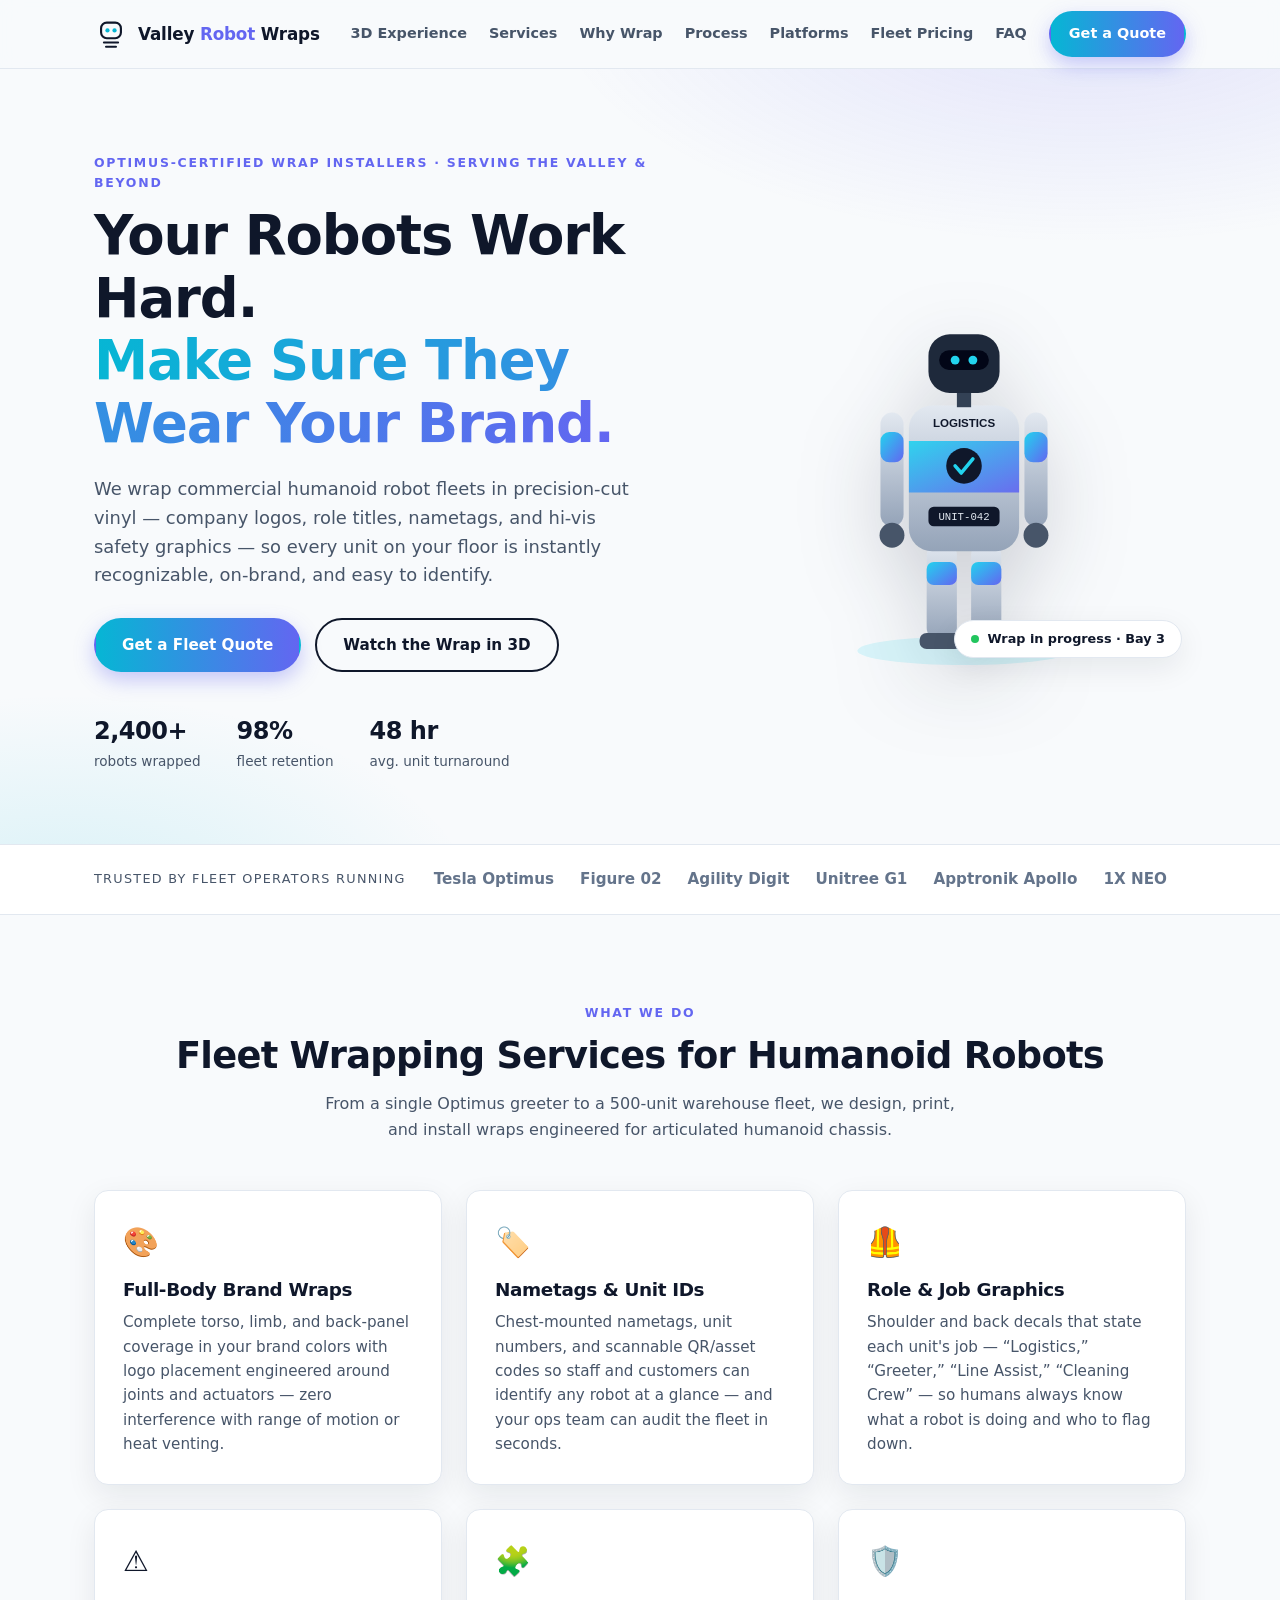
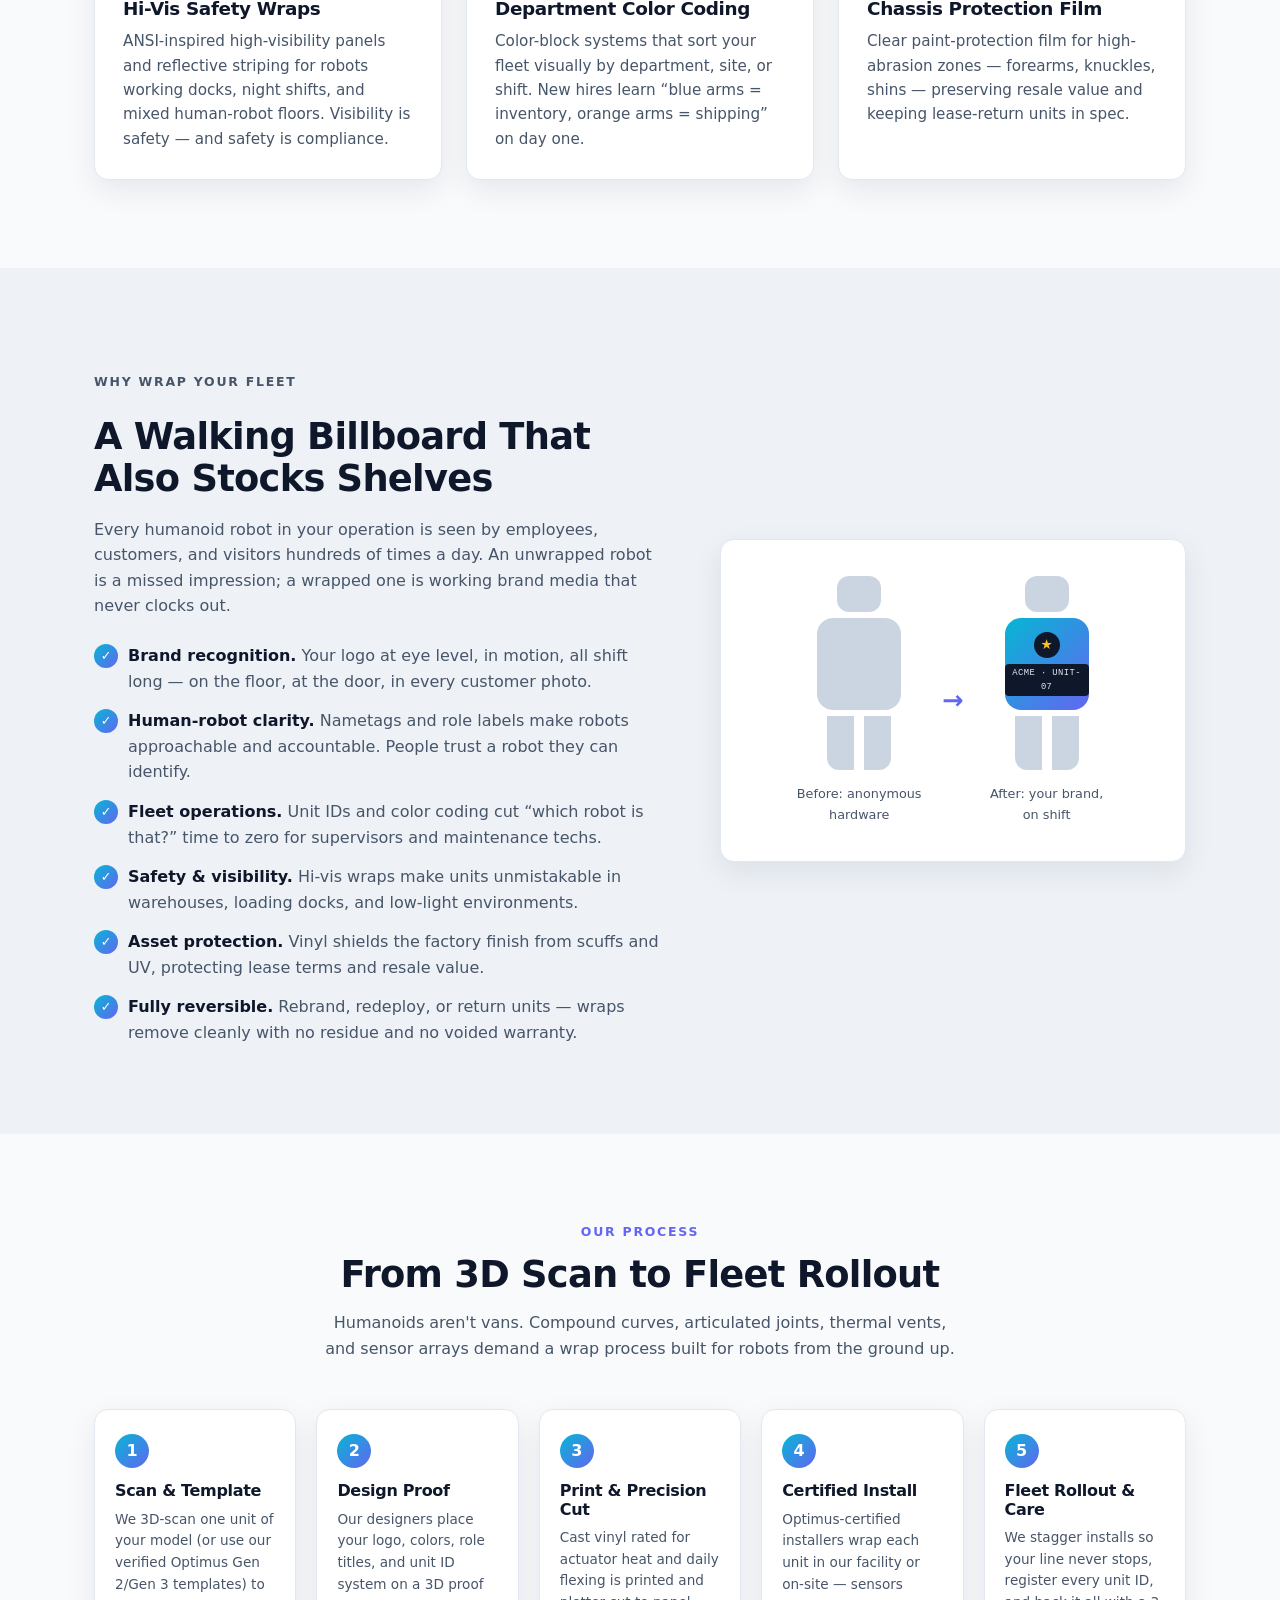
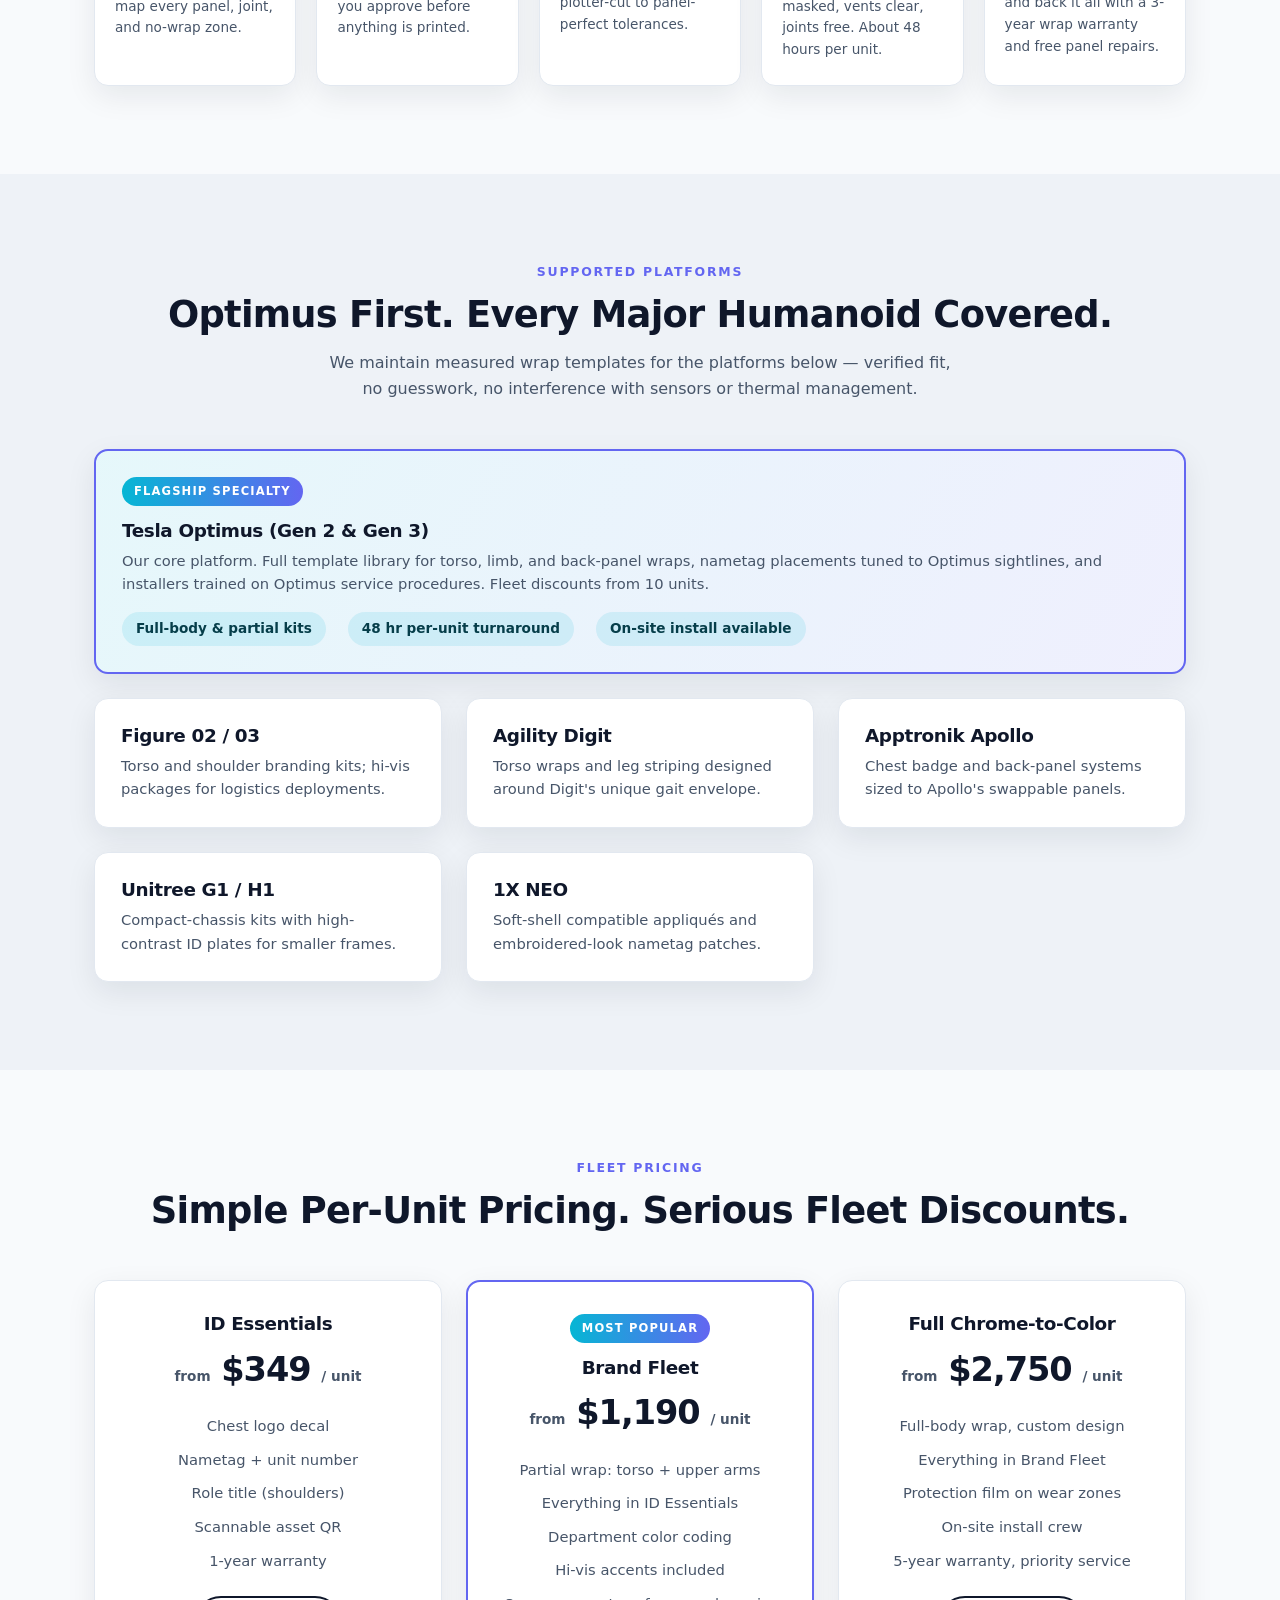
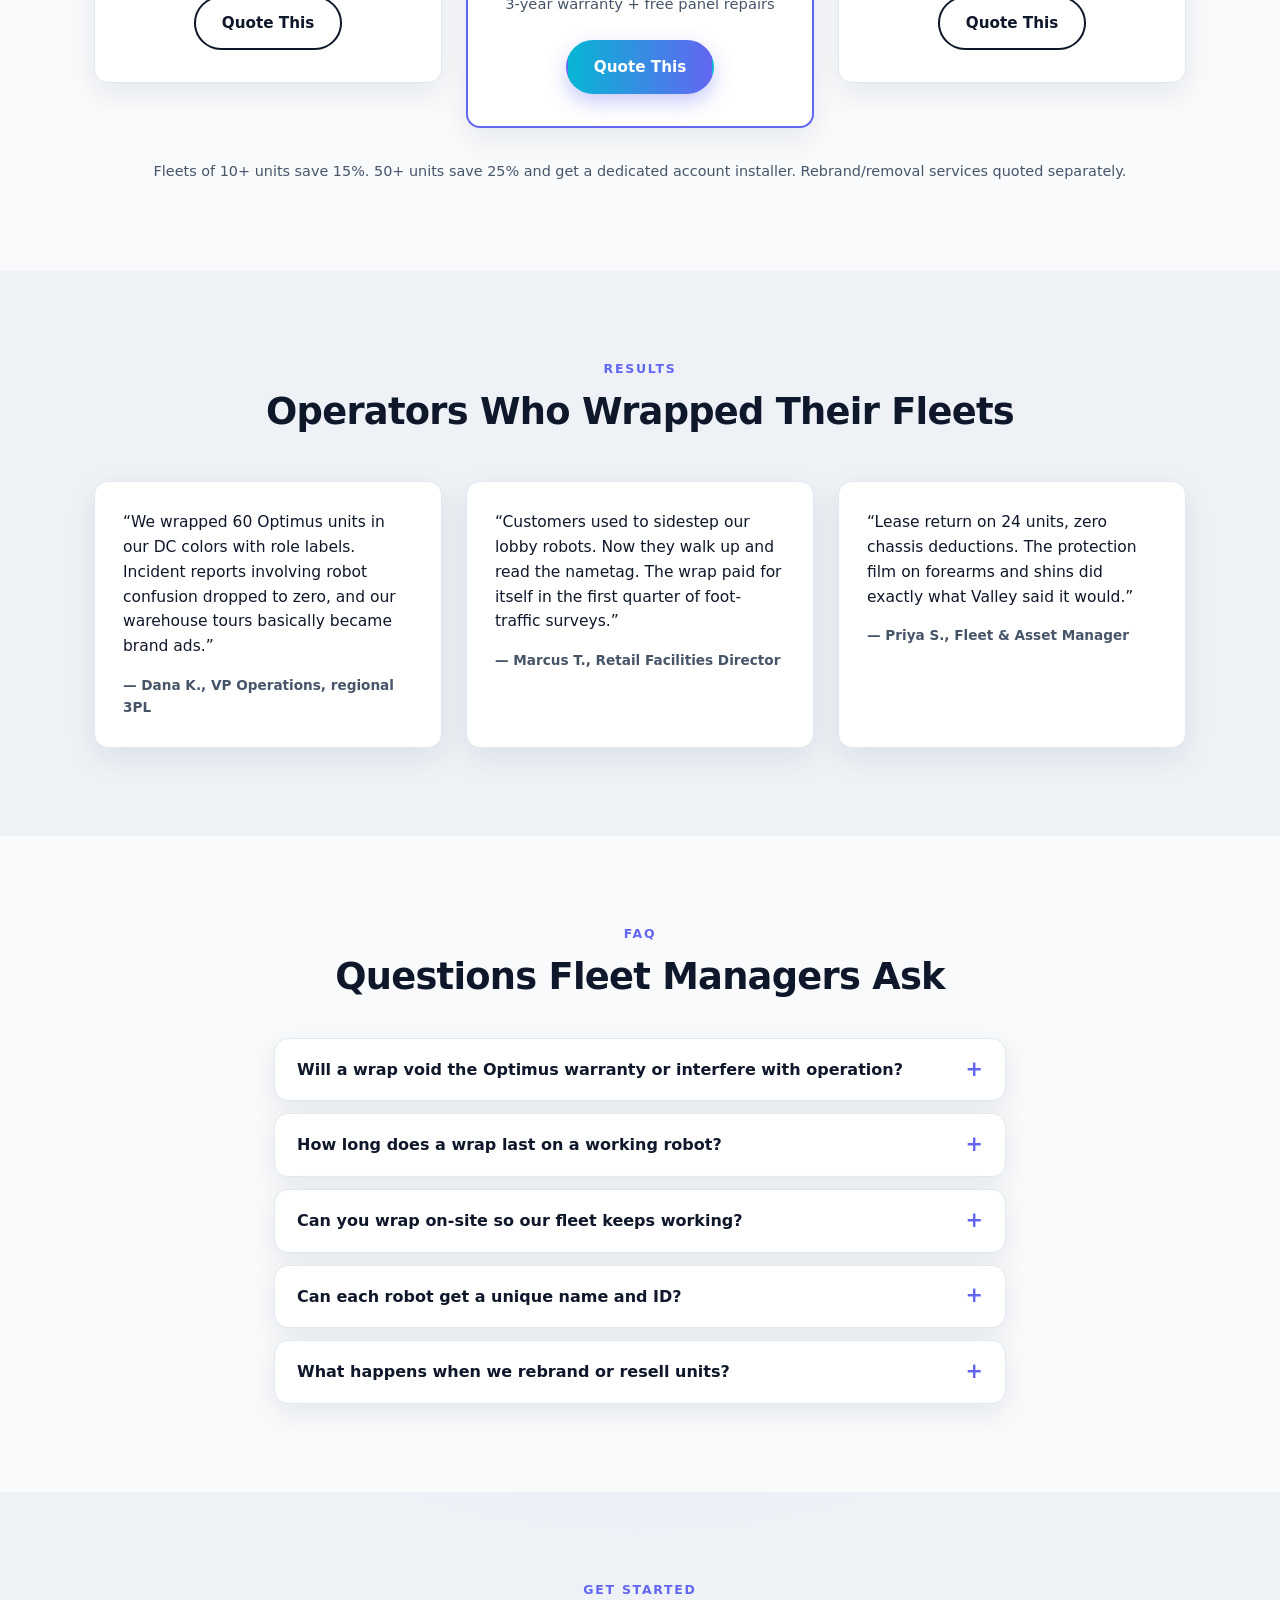
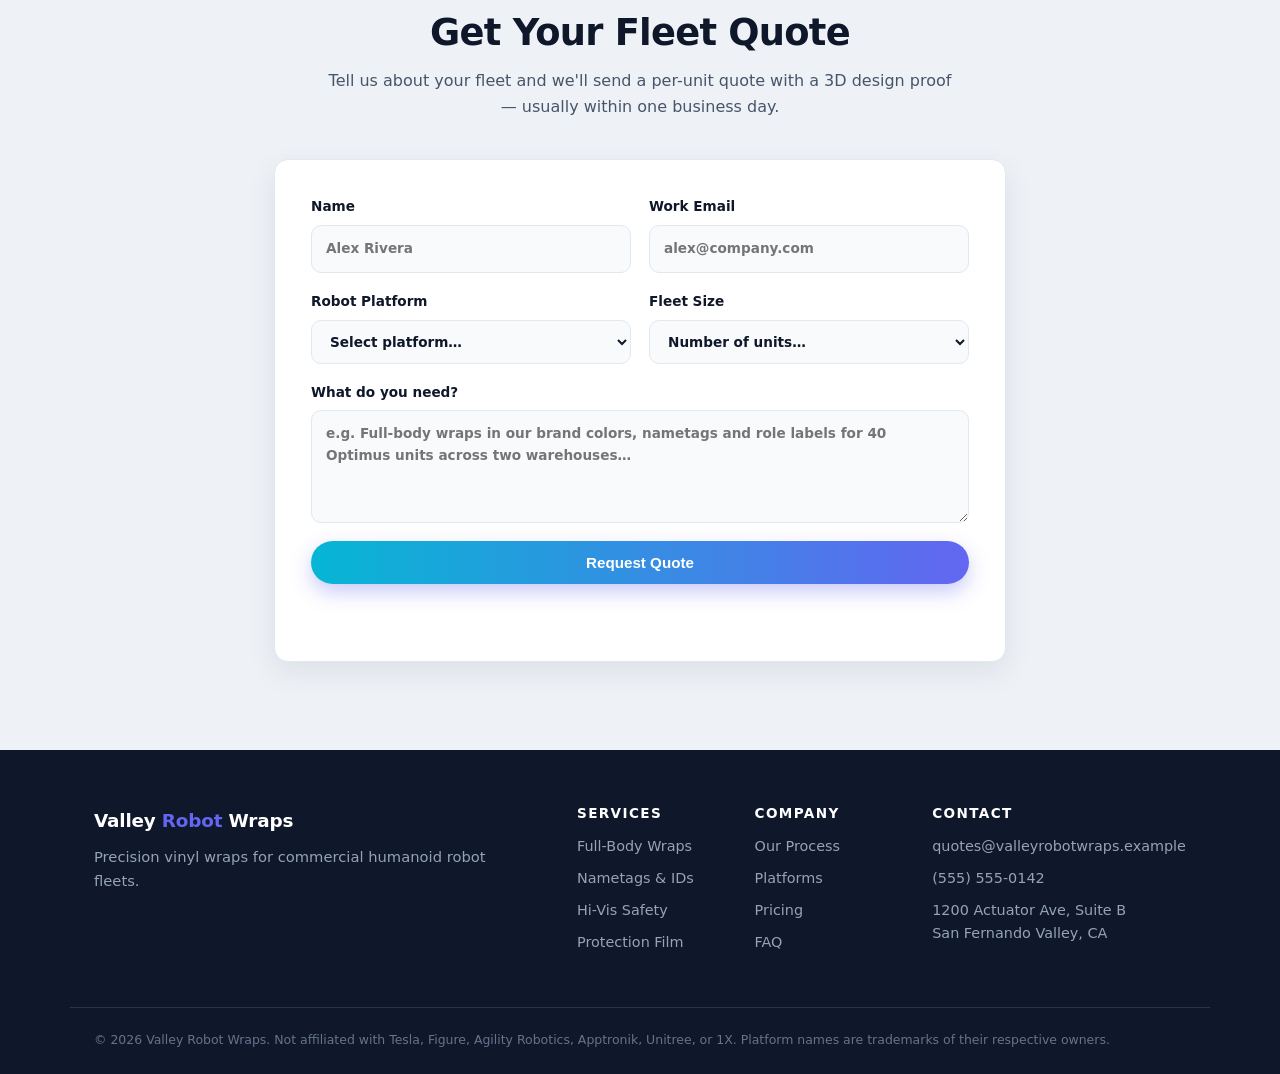
<file: index.html>
<!DOCTYPE html>
<html lang="en">
<head>
  <meta charset="UTF-8">
  <meta name="viewport" content="width=device-width, initial-scale=1.0">
  <title>Valley Robot Wraps — Humanoid Robot Fleet Branding &amp; Vinyl Wraps</title>
  <meta name="description" content="Valley Robot Wraps applies precision vinyl wraps to commercial humanoid robot fleets — company logos, role labels, nametags, and hi-vis safety graphics. Optimus-certified installers.">
  <link rel="preconnect" href="https://fonts.googleapis.com">
  <link rel="icon" href="data:image/svg+xml,<svg xmlns='http://www.w3.org/2000/svg' viewBox='0 0 100 100'><text y='.9em' font-size='90'>🤖</text></svg>">
  <link rel="stylesheet" href="css/style.css">
</head>
<body>

  <!-- ===== Header ===== -->
  <header class="site-header" id="top">
    <div class="container header-inner">
      <a class="logo" href="#top" aria-label="Valley Robot Wraps home">
        <svg class="logo-mark" viewBox="0 0 48 48" aria-hidden="true">
          <rect x="10" y="8" width="28" height="22" rx="8" fill="none" stroke="currentColor" stroke-width="3"/>
          <circle cx="19" cy="19" r="3" fill="var(--accent)"/>
          <circle cx="29" cy="19" r="3" fill="var(--accent)"/>
          <path d="M14 36h20M17 42h14" stroke="currentColor" stroke-width="3" stroke-linecap="round"/>
        </svg>
        <span class="logo-text">Valley <em>Robot</em> Wraps</span>
      </a>
      <nav class="site-nav" id="site-nav" aria-label="Main navigation">
        <a href="experience.html">3D Experience</a>
        <a href="#services">Services</a>
        <a href="#why-wrap">Why Wrap</a>
        <a href="#process">Process</a>
        <a href="#platforms">Platforms</a>
        <a href="#pricing">Fleet Pricing</a>
        <a href="#faq">FAQ</a>
        <a href="#quote" class="btn btn-small btn-accent">Get a Quote</a>
      </nav>
      <button class="nav-toggle" id="nav-toggle" aria-label="Toggle menu" aria-expanded="false">
        <span></span><span></span><span></span>
      </button>
    </div>
  </header>

  <main>
    <!-- ===== Hero ===== -->
    <section class="hero">
      <div class="container hero-inner">
        <div class="hero-copy">
          <p class="eyebrow">Optimus-Certified Wrap Installers · Serving the Valley &amp; Beyond</p>
          <h1>Your Robots Work Hard.<br><span class="grad">Make Sure They Wear Your Brand.</span></h1>
          <p class="lead">
            We wrap commercial humanoid robot fleets in precision-cut vinyl — company logos,
            role titles, nametags, and hi-vis safety graphics — so every unit on your floor
            is instantly recognizable, on-brand, and easy to identify.
          </p>
          <div class="hero-cta">
            <a class="btn btn-accent" href="#quote">Get a Fleet Quote</a>
            <a class="btn btn-ghost" href="experience.html">Watch the Wrap in 3D</a>
          </div>
          <ul class="hero-stats">
            <li><strong>2,400+</strong><span>robots wrapped</span></li>
            <li><strong>98%</strong><span>fleet retention</span></li>
            <li><strong>48 hr</strong><span>avg. unit turnaround</span></li>
          </ul>
        </div>
        <div class="hero-art" aria-hidden="true">
          <!-- Wrapped humanoid robot illustration -->
          <svg viewBox="0 0 360 480" class="robot-svg">
            <defs>
              <linearGradient id="wrapGrad" x1="0" y1="0" x2="1" y2="1">
                <stop offset="0" stop-color="#22d3ee"/>
                <stop offset="1" stop-color="#6366f1"/>
              </linearGradient>
              <linearGradient id="bodyGrad" x1="0" y1="0" x2="0" y2="1">
                <stop offset="0" stop-color="#e2e8f0"/>
                <stop offset="1" stop-color="#94a3b8"/>
              </linearGradient>
            </defs>
            <!-- glow -->
            <ellipse cx="180" cy="452" rx="120" ry="16" fill="rgba(34,211,238,.15)"/>
            <!-- legs -->
            <rect x="138" y="330" width="34" height="110" rx="14" fill="url(#bodyGrad)"/>
            <rect x="188" y="330" width="34" height="110" rx="14" fill="url(#bodyGrad)"/>
            <rect x="138" y="352" width="34" height="26" rx="8" fill="url(#wrapGrad)"/>
            <rect x="188" y="352" width="34" height="26" rx="8" fill="url(#wrapGrad)"/>
            <rect x="130" y="432" width="48" height="18" rx="8" fill="#475569"/>
            <rect x="182" y="432" width="48" height="18" rx="8" fill="#475569"/>
            <!-- torso, wrapped -->
            <rect x="118" y="176" width="124" height="164" rx="26" fill="url(#bodyGrad)"/>
            <path d="M118 216 h124 v58 a0 0 0 0 1 0 0 h-124 z" fill="url(#wrapGrad)" opacity=".92"/>
            <!-- chest logo badge -->
            <circle cx="180" cy="244" r="20" fill="#0f172a"/>
            <path d="M170 244l7 8 13-16" stroke="#22d3ee" stroke-width="4" fill="none" stroke-linecap="round" stroke-linejoin="round"/>
            <!-- nametag -->
            <rect x="140" y="290" width="80" height="22" rx="6" fill="#0f172a"/>
            <text x="180" y="305" text-anchor="middle" font-family="monospace" font-size="12" fill="#e2e8f0">UNIT-042</text>
            <!-- arms -->
            <rect x="86" y="184" width="26" height="128" rx="13" fill="url(#bodyGrad)"/>
            <rect x="248" y="184" width="26" height="128" rx="13" fill="url(#bodyGrad)"/>
            <rect x="86" y="206" width="26" height="34" rx="10" fill="url(#wrapGrad)"/>
            <rect x="248" y="206" width="26" height="34" rx="10" fill="url(#wrapGrad)"/>
            <circle cx="99" cy="322" r="14" fill="#475569"/>
            <circle cx="261" cy="322" r="14" fill="#475569"/>
            <!-- head -->
            <rect x="140" y="96" width="80" height="66" rx="24" fill="#1e293b"/>
            <rect x="152" y="114" width="56" height="22" rx="11" fill="#020617"/>
            <circle cx="170" cy="125" r="5" fill="#22d3ee"/>
            <circle cx="190" cy="125" r="5" fill="#22d3ee"/>
            <rect x="172" y="162" width="16" height="16" fill="#334155"/>
            <!-- shoulder role stripe -->
            <text x="180" y="200" text-anchor="middle" font-family="Arial, sans-serif" font-weight="700" font-size="13" fill="#0f172a">LOGISTICS</text>
          </svg>
          <div class="hero-badge">
            <span class="dot"></span> Wrap in progress · Bay 3
          </div>
        </div>
      </div>
    </section>

    <!-- ===== Trust bar ===== -->
    <section class="trustbar" aria-label="Trusted by">
      <div class="container">
        <p>Trusted by fleet operators running</p>
        <ul>
          <li>Tesla Optimus</li>
          <li>Figure 02</li>
          <li>Agility Digit</li>
          <li>Unitree G1</li>
          <li>Apptronik Apollo</li>
          <li>1X NEO</li>
        </ul>
      </div>
    </section>

    <!-- ===== Services ===== -->
    <section class="section" id="services">
      <div class="container">
        <p class="eyebrow center">What We Do</p>
        <h2 class="center">Fleet Wrapping Services for Humanoid Robots</h2>
        <p class="section-sub center">
          From a single Optimus greeter to a 500-unit warehouse fleet, we design, print,
          and install wraps engineered for articulated humanoid chassis.
        </p>
        <div class="grid cards-3">
          <article class="card">
            <div class="card-icon" aria-hidden="true">🎨</div>
            <h3>Full-Body Brand Wraps</h3>
            <p>Complete torso, limb, and back-panel coverage in your brand colors with logo
               placement engineered around joints and actuators — zero interference with
               range of motion or heat venting.</p>
          </article>
          <article class="card">
            <div class="card-icon" aria-hidden="true">🏷️</div>
            <h3>Nametags &amp; Unit IDs</h3>
            <p>Chest-mounted nametags, unit numbers, and scannable QR/asset codes so staff
               and customers can identify any robot at a glance — and your ops team can
               audit the fleet in seconds.</p>
          </article>
          <article class="card">
            <div class="card-icon" aria-hidden="true">🦺</div>
            <h3>Role &amp; Job Graphics</h3>
            <p>Shoulder and back decals that state each unit's job — “Logistics,”
               “Greeter,” “Line Assist,” “Cleaning Crew” — so humans always know what a
               robot is doing and who to flag down.</p>
          </article>
          <article class="card">
            <div class="card-icon" aria-hidden="true">⚠️</div>
            <h3>Hi-Vis Safety Wraps</h3>
            <p>ANSI-inspired high-visibility panels and reflective striping for robots
               working docks, night shifts, and mixed human-robot floors. Visibility is
               safety — and safety is compliance.</p>
          </article>
          <article class="card">
            <div class="card-icon" aria-hidden="true">🧩</div>
            <h3>Department Color Coding</h3>
            <p>Color-block systems that sort your fleet visually by department, site, or
               shift. New hires learn “blue arms = inventory, orange arms = shipping” on
               day one.</p>
          </article>
          <article class="card">
            <div class="card-icon" aria-hidden="true">🛡️</div>
            <h3>Chassis Protection Film</h3>
            <p>Clear paint-protection film for high-abrasion zones — forearms, knuckles,
               shins — preserving resale value and keeping lease-return units in
               spec.</p>
          </article>
        </div>
      </div>
    </section>

    <!-- ===== Why Wrap ===== -->
    <section class="section alt" id="why-wrap">
      <div class="container split">
        <div class="split-copy">
          <p class="eyebrow">Why Wrap Your Fleet</p>
          <h2>A Walking Billboard That Also Stocks Shelves</h2>
          <p>
            Every humanoid robot in your operation is seen by employees, customers, and
            visitors hundreds of times a day. An unwrapped robot is a missed impression;
            a wrapped one is working brand media that never clocks out.
          </p>
          <ul class="checklist">
            <li><strong>Brand recognition.</strong> Your logo at eye level, in motion, all shift long — on the floor, at the door, in every customer photo.</li>
            <li><strong>Human-robot clarity.</strong> Nametags and role labels make robots approachable and accountable. People trust a robot they can identify.</li>
            <li><strong>Fleet operations.</strong> Unit IDs and color coding cut “which robot is that?” time to zero for supervisors and maintenance techs.</li>
            <li><strong>Safety &amp; visibility.</strong> Hi-vis wraps make units unmistakable in warehouses, loading docks, and low-light environments.</li>
            <li><strong>Asset protection.</strong> Vinyl shields the factory finish from scuffs and UV, protecting lease terms and resale value.</li>
            <li><strong>Fully reversible.</strong> Rebrand, redeploy, or return units — wraps remove cleanly with no residue and no voided warranty.</li>
          </ul>
        </div>
        <div class="split-art" aria-hidden="true">
          <div class="compare">
            <div class="compare-col">
              <div class="mini-bot plain">
                <div class="mb-head"></div>
                <div class="mb-torso"></div>
                <div class="mb-legs"></div>
              </div>
              <p class="compare-label">Before: anonymous hardware</p>
            </div>
            <div class="compare-arrow">→</div>
            <div class="compare-col">
              <div class="mini-bot wrapped">
                <div class="mb-head"></div>
                <div class="mb-torso"><span class="mb-logo">★</span><span class="mb-tag">ACME · UNIT-07</span></div>
                <div class="mb-legs"></div>
              </div>
              <p class="compare-label">After: your brand, on shift</p>
            </div>
          </div>
        </div>
      </div>
    </section>

    <!-- ===== Process ===== -->
    <section class="section" id="process">
      <div class="container">
        <p class="eyebrow center">Our Process</p>
        <h2 class="center">From 3D Scan to Fleet Rollout</h2>
        <p class="section-sub center">
          Humanoids aren't vans. Compound curves, articulated joints, thermal vents, and
          sensor arrays demand a wrap process built for robots from the ground up.
        </p>
        <ol class="steps">
          <li class="step">
            <span class="step-num">1</span>
            <h3>Scan &amp; Template</h3>
            <p>We 3D-scan one unit of your model (or use our verified Optimus Gen 2/Gen 3
               templates) to map every panel, joint, and no-wrap zone.</p>
          </li>
          <li class="step">
            <span class="step-num">2</span>
            <h3>Design Proof</h3>
            <p>Our designers place your logo, colors, role titles, and unit ID system on a
               3D proof you approve before anything is printed.</p>
          </li>
          <li class="step">
            <span class="step-num">3</span>
            <h3>Print &amp; Precision Cut</h3>
            <p>Cast vinyl rated for actuator heat and daily flexing is printed and
               plotter-cut to panel-perfect tolerances.</p>
          </li>
          <li class="step">
            <span class="step-num">4</span>
            <h3>Certified Install</h3>
            <p>Optimus-certified installers wrap each unit in our facility or on-site —
               sensors masked, vents clear, joints free. About 48 hours per unit.</p>
          </li>
          <li class="step">
            <span class="step-num">5</span>
            <h3>Fleet Rollout &amp; Care</h3>
            <p>We stagger installs so your line never stops, register every unit ID, and
               back it all with a 3-year wrap warranty and free panel repairs.</p>
          </li>
        </ol>
      </div>
    </section>

    <!-- ===== Platforms ===== -->
    <section class="section alt" id="platforms">
      <div class="container">
        <p class="eyebrow center">Supported Platforms</p>
        <h2 class="center">Optimus First. Every Major Humanoid Covered.</h2>
        <p class="section-sub center">
          We maintain measured wrap templates for the platforms below — verified fit,
          no guesswork, no interference with sensors or thermal management.
        </p>
        <div class="grid platforms-grid">
          <article class="platform featured">
            <span class="platform-flag">Flagship Specialty</span>
            <h3>Tesla Optimus (Gen 2 &amp; Gen 3)</h3>
            <p>Our core platform. Full template library for torso, limb, and back-panel
               wraps, nametag placements tuned to Optimus sightlines, and installers
               trained on Optimus service procedures. Fleet discounts from 10 units.</p>
            <ul class="platform-meta">
              <li>Full-body &amp; partial kits</li>
              <li>48 hr per-unit turnaround</li>
              <li>On-site install available</li>
            </ul>
          </article>
          <article class="platform"><h3>Figure 02 / 03</h3><p>Torso and shoulder branding kits; hi-vis packages for logistics deployments.</p></article>
          <article class="platform"><h3>Agility Digit</h3><p>Torso wraps and leg striping designed around Digit's unique gait envelope.</p></article>
          <article class="platform"><h3>Apptronik Apollo</h3><p>Chest badge and back-panel systems sized to Apollo's swappable panels.</p></article>
          <article class="platform"><h3>Unitree G1 / H1</h3><p>Compact-chassis kits with high-contrast ID plates for smaller frames.</p></article>
          <article class="platform"><h3>1X NEO</h3><p>Soft-shell compatible appliqués and embroidered-look nametag patches.</p></article>
        </div>
      </div>
    </section>

    <!-- ===== Pricing ===== -->
    <section class="section" id="pricing">
      <div class="container">
        <p class="eyebrow center">Fleet Pricing</p>
        <h2 class="center">Simple Per-Unit Pricing. Serious Fleet Discounts.</h2>
        <div class="grid pricing-grid">
          <article class="price-card">
            <h3>ID Essentials</h3>
            <p class="price"><span>from</span> $349 <span>/ unit</span></p>
            <ul>
              <li>Chest logo decal</li>
              <li>Nametag + unit number</li>
              <li>Role title (shoulders)</li>
              <li>Scannable asset QR</li>
              <li>1-year warranty</li>
            </ul>
            <a class="btn btn-ghost" href="#quote">Quote This</a>
          </article>
          <article class="price-card featured">
            <span class="platform-flag">Most Popular</span>
            <h3>Brand Fleet</h3>
            <p class="price"><span>from</span> $1,190 <span>/ unit</span></p>
            <ul>
              <li>Partial wrap: torso + upper arms</li>
              <li>Everything in ID Essentials</li>
              <li>Department color coding</li>
              <li>Hi-vis accents included</li>
              <li>3-year warranty + free panel repairs</li>
            </ul>
            <a class="btn btn-accent" href="#quote">Quote This</a>
          </article>
          <article class="price-card">
            <h3>Full Chrome-to-Color</h3>
            <p class="price"><span>from</span> $2,750 <span>/ unit</span></p>
            <ul>
              <li>Full-body wrap, custom design</li>
              <li>Everything in Brand Fleet</li>
              <li>Protection film on wear zones</li>
              <li>On-site install crew</li>
              <li>5-year warranty, priority service</li>
            </ul>
            <a class="btn btn-ghost" href="#quote">Quote This</a>
          </article>
        </div>
        <p class="pricing-note center">Fleets of 10+ units save 15%. 50+ units save 25% and get a dedicated account installer. Rebrand/removal services quoted separately.</p>
      </div>
    </section>

    <!-- ===== Testimonials ===== -->
    <section class="section alt" id="testimonials">
      <div class="container">
        <p class="eyebrow center">Results</p>
        <h2 class="center">Operators Who Wrapped Their Fleets</h2>
        <div class="grid cards-3">
          <blockquote class="quote-card">
            <p>“We wrapped 60 Optimus units in our DC colors with role labels. Incident
               reports involving robot confusion dropped to zero, and our warehouse tours
               basically became brand ads.”</p>
            <footer>— Dana K., VP Operations, regional 3PL</footer>
          </blockquote>
          <blockquote class="quote-card">
            <p>“Customers used to sidestep our lobby robots. Now they walk up and read the
               nametag. The wrap paid for itself in the first quarter of foot-traffic
               surveys.”</p>
            <footer>— Marcus T., Retail Facilities Director</footer>
          </blockquote>
          <blockquote class="quote-card">
            <p>“Lease return on 24 units, zero chassis deductions. The protection film on
               forearms and shins did exactly what Valley said it would.”</p>
            <footer>— Priya S., Fleet &amp; Asset Manager</footer>
          </blockquote>
        </div>
      </div>
    </section>

    <!-- ===== FAQ ===== -->
    <section class="section" id="faq">
      <div class="container narrow">
        <p class="eyebrow center">FAQ</p>
        <h2 class="center">Questions Fleet Managers Ask</h2>
        <div class="faq-list">
          <details>
            <summary>Will a wrap void the Optimus warranty or interfere with operation?</summary>
            <p>No. We use removable cast vinyl applied only to approved exterior panels.
               Sensor windows, cameras, thermal vents, joint boots, and charging contacts
               are templated as no-wrap zones. Wraps remove cleanly with no adhesive
               residue.</p>
          </details>
          <details>
            <summary>How long does a wrap last on a working robot?</summary>
            <p>Rated for 5 years of daily duty cycles. High-flex zones (elbows, hips) use a
               stretch-rated film and are covered by our free panel-repair program for the
               warranty period.</p>
          </details>
          <details>
            <summary>Can you wrap on-site so our fleet keeps working?</summary>
            <p>Yes. For fleets of 10+ we send a certified install crew and wrap in rotating
               batches — typically 4–6 units out of service at a time — so throughput
               never drops.</p>
          </details>
          <details>
            <summary>Can each robot get a unique name and ID?</summary>
            <p>That's our specialty. Every unit can carry an individual nametag, unit
               number, role title, and scannable QR asset code — all managed in a fleet
               manifest we hand back to your ops team.</p>
          </details>
          <details>
            <summary>What happens when we rebrand or resell units?</summary>
            <p>We remove or re-skin. Removal restores the factory finish; re-skins reuse
               your existing templates, so a rebrand costs a fraction of the original
               wrap.</p>
          </details>
        </div>
      </div>
    </section>

    <!-- ===== Quote ===== -->
    <section class="section quote-section" id="quote">
      <div class="container narrow">
        <p class="eyebrow center">Get Started</p>
        <h2 class="center">Get Your Fleet Quote</h2>
        <p class="section-sub center">Tell us about your fleet and we'll send a per-unit quote with a 3D design proof — usually within one business day.</p>
        <form class="quote-form" id="quote-form" novalidate>
          <div class="form-row">
            <label>Name
              <input type="text" name="name" required autocomplete="name" placeholder="Alex Rivera">
            </label>
            <label>Work Email
              <input type="email" name="email" required autocomplete="email" placeholder="alex@company.com">
            </label>
          </div>
          <div class="form-row">
            <label>Robot Platform
              <select name="platform" required>
                <option value="">Select platform…</option>
                <option>Tesla Optimus Gen 3</option>
                <option>Tesla Optimus Gen 2</option>
                <option>Figure 02 / 03</option>
                <option>Agility Digit</option>
                <option>Apptronik Apollo</option>
                <option>Unitree G1 / H1</option>
                <option>1X NEO</option>
                <option>Other / mixed fleet</option>
              </select>
            </label>
            <label>Fleet Size
              <select name="fleet_size" required>
                <option value="">Number of units…</option>
                <option>1–9 units</option>
                <option>10–49 units (15% fleet discount)</option>
                <option>50–199 units (25% fleet discount)</option>
                <option>200+ units</option>
              </select>
            </label>
          </div>
          <label>What do you need?
            <textarea name="details" rows="4" placeholder="e.g. Full-body wraps in our brand colors, nametags and role labels for 40 Optimus units across two warehouses…"></textarea>
          </label>
          <button type="submit" class="btn btn-accent btn-wide">Request Quote</button>
          <p class="form-status" id="form-status" role="status" aria-live="polite"></p>
        </form>
      </div>
    </section>
  </main>

  <!-- ===== Footer ===== -->
  <footer class="site-footer">
    <div class="container footer-inner">
      <div>
        <p class="logo-text">Valley <em>Robot</em> Wraps</p>
        <p class="footer-tag">Precision vinyl wraps for commercial humanoid robot fleets.</p>
      </div>
      <div class="footer-cols">
        <div>
          <h4>Services</h4>
          <a href="#services">Full-Body Wraps</a>
          <a href="#services">Nametags &amp; IDs</a>
          <a href="#services">Hi-Vis Safety</a>
          <a href="#services">Protection Film</a>
        </div>
        <div>
          <h4>Company</h4>
          <a href="#process">Our Process</a>
          <a href="#platforms">Platforms</a>
          <a href="#pricing">Pricing</a>
          <a href="#faq">FAQ</a>
        </div>
        <div>
          <h4>Contact</h4>
          <a href="mailto:quotes@valleyrobotwraps.example">quotes@valleyrobotwraps.example</a>
          <a href="tel:+15555550142">(555) 555-0142</a>
          <p>1200 Actuator Ave, Suite B<br>San Fernando Valley, CA</p>
        </div>
      </div>
    </div>
    <div class="container footer-legal">
      <p>© <span id="year"></span> Valley Robot Wraps. Not affiliated with Tesla, Figure, Agility Robotics, Apptronik, Unitree, or 1X. Platform names are trademarks of their respective owners.</p>
    </div>
  </footer>

  <script src="js/main.js"></script>
</body>
</html>
</file>
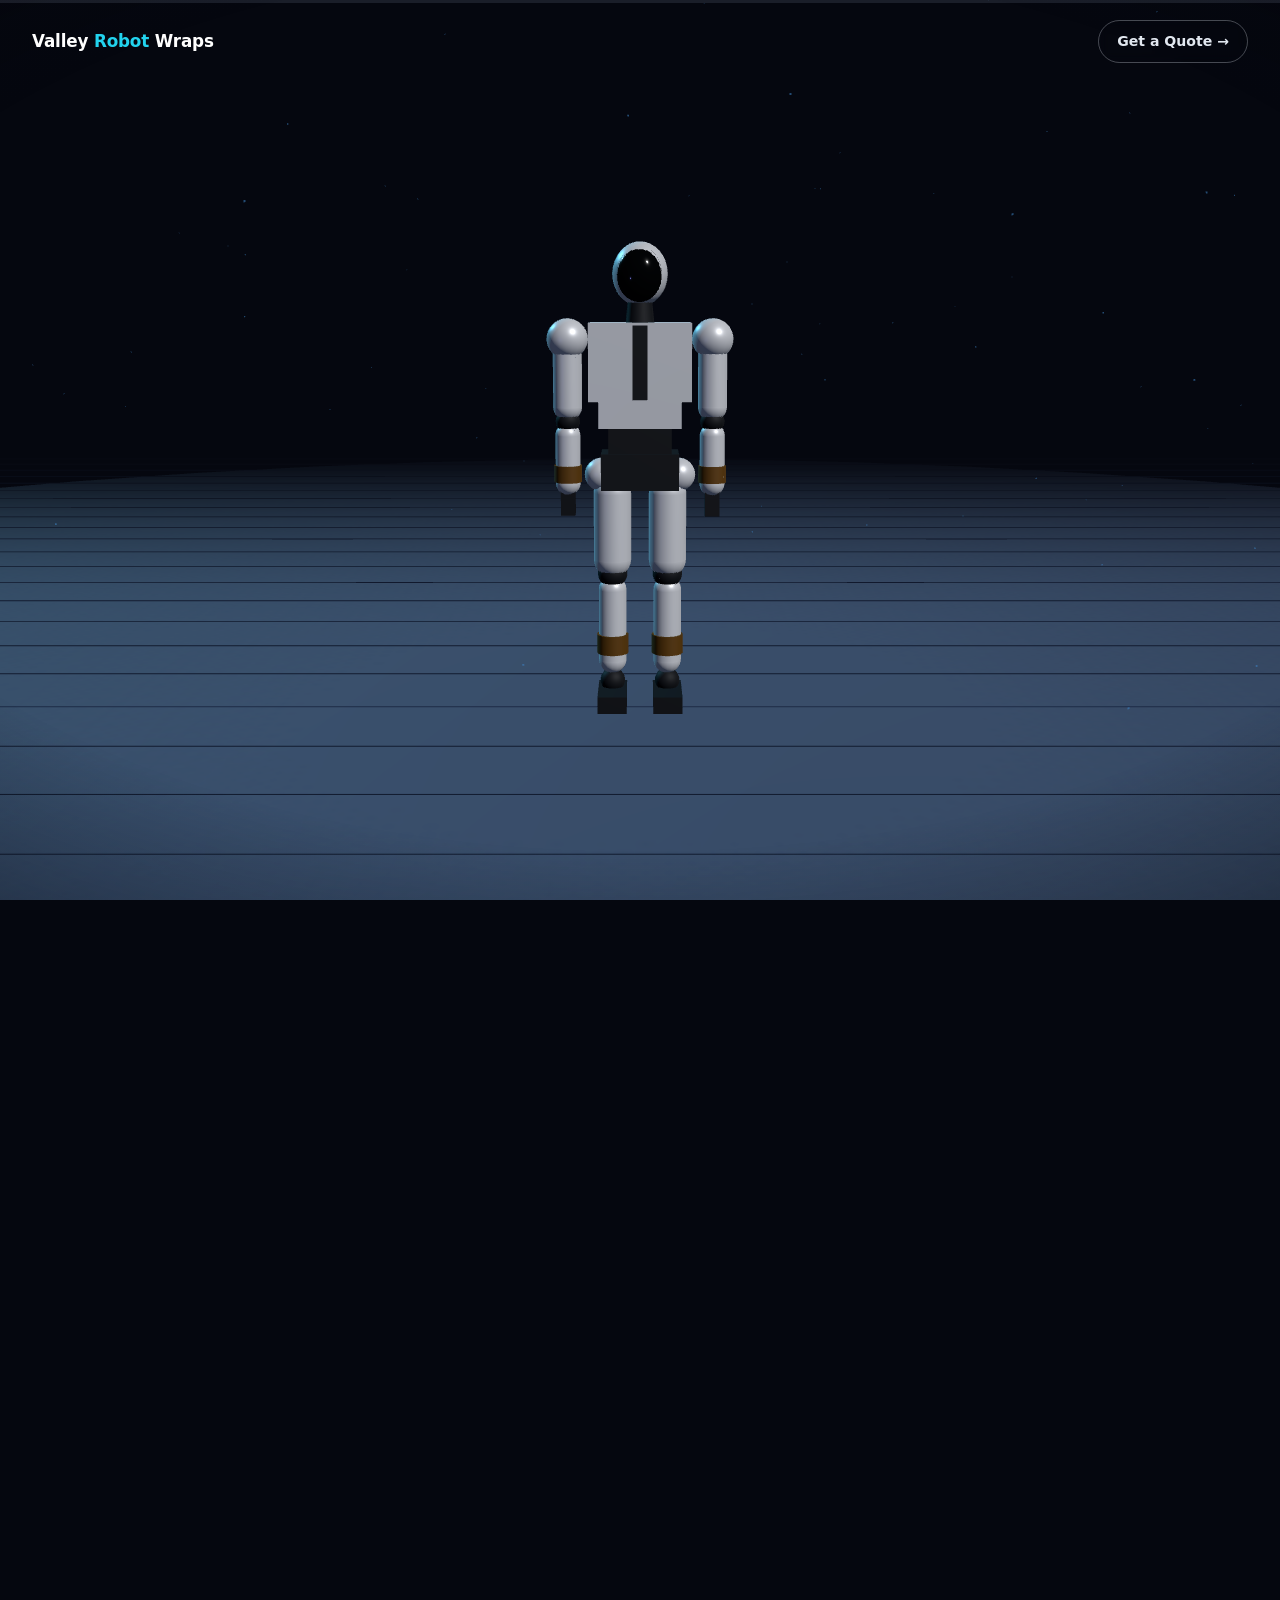
<file: experience.html>
<!DOCTYPE html>
<html lang="en">
<head>
  <meta charset="UTF-8">
  <meta name="viewport" content="width=device-width, initial-scale=1.0">
  <title>The Wrap Experience — Valley Robot Wraps</title>
  <meta name="description" content="Scroll through the transformation: watch a bare humanoid robot receive a full Valley Robot Wraps brand wrap in interactive 3D.">
  <link rel="icon" href="data:image/svg+xml,<svg xmlns='http://www.w3.org/2000/svg' viewBox='0 0 100 100'><text y='.9em' font-size='90'>🤖</text></svg>">
  <link rel="stylesheet" href="css/experience.css">
</head>
<body>

  <!-- Fixed 3D stage -->
  <canvas id="stage" aria-hidden="true"></canvas>
  <div class="vignette" aria-hidden="true"></div>

  <!-- Top bar -->
  <header class="xp-header">
    <a class="xp-logo" href="index.html">Valley <em>Robot</em> Wraps</a>
    <a class="xp-back" href="index.html#quote">Get a Quote →</a>
  </header>

  <!-- Scroll progress -->
  <div class="progress" aria-hidden="true"><div class="progress-fill" id="progress-fill"></div></div>

  <!-- Scroll chapters -->
  <main id="chapters">

    <section class="chapter" id="ch-intro" data-align="center">
      <div class="chapter-copy">
        <p class="kicker">The Wrap Experience</p>
        <h1>One robot.<br>One scroll.<br><span class="grad">Full transformation.</span></h1>
        <p class="sub">This is UNIT-042 — a factory-fresh humanoid, straight off the truck. Scroll to watch it become a walking piece of your brand.</p>
        <div class="scroll-cue"><span></span>Scroll</div>
      </div>
    </section>

    <section class="chapter" id="ch-scan" data-align="left">
      <div class="chapter-copy">
        <p class="kicker">Step 01 · Scan</p>
        <h2>Every panel, mapped.</h2>
        <p class="sub">We 3D-scan the chassis — 214 surfaces, every joint and vent flagged as a no-wrap zone. The template fits before the vinyl ever meets the robot.</p>
      </div>
    </section>

    <section class="chapter" id="ch-torso" data-align="right">
      <div class="chapter-copy">
        <p class="kicker">Step 02 · Wrap</p>
        <h2>The brand goes on.</h2>
        <p class="sub">Cast vinyl, rated for actuator heat and a million elbow cycles, laid panel by panel. Torso first — your colors, dead center, eye level.</p>
      </div>
    </section>

    <section class="chapter" id="ch-badge" data-align="left">
      <div class="chapter-copy">
        <p class="kicker">Step 03 · Identify</p>
        <h2>A name. A job. A face people trust.</h2>
        <p class="sub">Chest badge, unit ID, and role stripe — “LOGISTICS · UNIT-042.” Humans don't sidestep a robot they can read.</p>
      </div>
    </section>

    <section class="chapter" id="ch-hivis" data-align="right">
      <div class="chapter-copy">
        <p class="kicker">Step 04 · Protect</p>
        <h2>Seen on every shift.</h2>
        <p class="sub">Hi-vis accents and reflective striping light up forearms and shins — unmistakable on the dock at 2 a.m., invisible to no one.</p>
      </div>
    </section>

    <section class="chapter tall" id="ch-final" data-align="center">
      <div class="chapter-copy">
        <p class="kicker">Fleet Ready</p>
        <h2>UNIT-042, reporting <span class="grad">on-brand.</span></h2>
        <p class="sub">48 hours per unit. 3-year warranty. Multiply by your whole fleet.</p>
        <div class="cta-row">
          <a class="btn btn-accent" href="index.html#quote">Wrap My Fleet</a>
          <a class="btn btn-ghost" href="index.html">Back to Site</a>
        </div>
      </div>
    </section>

  </main>

  <script type="importmap">
    { "imports": { "three": "./js/vendor/three.module.min.js" } }
  </script>
  <script src="js/vendor/gsap.min.js"></script>
  <script src="js/vendor/ScrollTrigger.min.js"></script>
  <script type="module" src="js/experience.js"></script>
</body>
</html>
</file>
<file: css/style.css>
/* ============================================================
   Valley Robot Wraps — site styles
   ============================================================ */

:root {
  --bg: #f8fafc;
  --bg-alt: #eef2f7;
  --surface: #ffffff;
  --ink: #0f172a;
  --ink-soft: #475569;
  --line: #e2e8f0;
  --accent: #06b6d4;
  --accent-2: #6366f1;
  --accent-ink: #063e4a;
  --radius: 14px;
  --shadow: 0 10px 30px rgba(15, 23, 42, .08);
  --max: 1140px;
}

* { box-sizing: border-box; margin: 0; padding: 0; }

html { scroll-behavior: smooth; scroll-padding-top: 84px; }

body {
  font-family: "Inter", "Segoe UI", system-ui, -apple-system, sans-serif;
  color: var(--ink);
  background: var(--bg);
  line-height: 1.6;
  -webkit-font-smoothing: antialiased;
}

img, svg { max-width: 100%; display: block; }

.container { max-width: var(--max); margin: 0 auto; padding: 0 24px; }
.narrow { max-width: 780px; }
.center { text-align: center; }

h1, h2, h3, h4 { line-height: 1.15; letter-spacing: -.02em; }
h1 { font-size: clamp(2.1rem, 4.5vw, 3.4rem); }
h2 { font-size: clamp(1.6rem, 3vw, 2.3rem); }
h3 { font-size: 1.15rem; }

.eyebrow {
  text-transform: uppercase;
  letter-spacing: .14em;
  font-size: .78rem;
  font-weight: 700;
  color: var(--accent-2);
  margin-bottom: .75rem;
}

.section { padding: 88px 0; }
.section.alt { background: var(--bg-alt); }
.section-sub {
  color: var(--ink-soft);
  max-width: 640px;
  margin: 14px auto 0;
}

.grad {
  background: linear-gradient(90deg, var(--accent), var(--accent-2));
  -webkit-background-clip: text;
  background-clip: text;
  color: transparent;
}

/* ---------- Buttons ---------- */
.btn {
  display: inline-block;
  padding: 13px 26px;
  border-radius: 999px;
  font-weight: 700;
  font-size: .95rem;
  text-decoration: none;
  border: 2px solid transparent;
  cursor: pointer;
  transition: transform .15s ease, box-shadow .15s ease, background .15s ease;
}
.btn:hover { transform: translateY(-2px); }
.btn-accent {
  background: linear-gradient(90deg, var(--accent), var(--accent-2));
  color: #fff;
  box-shadow: 0 8px 20px rgba(99, 102, 241, .35);
}
.btn-ghost {
  border-color: var(--ink);
  color: var(--ink);
  background: transparent;
}
.btn-small { padding: 9px 18px; font-size: .85rem; }
.btn-wide { width: 100%; border: none; }

/* ---------- Header ---------- */
.site-header {
  position: sticky;
  top: 0;
  z-index: 50;
  background: rgba(248, 250, 252, .88);
  backdrop-filter: blur(10px);
  border-bottom: 1px solid var(--line);
}
.header-inner {
  display: flex;
  align-items: center;
  justify-content: space-between;
  height: 68px;
  gap: 16px;
}
.logo {
  display: flex;
  align-items: center;
  gap: 10px;
  text-decoration: none;
  color: var(--ink);
}
.logo-mark { width: 34px; height: 34px; }
.logo-text { font-weight: 800; font-size: 1.05rem; letter-spacing: -.01em; }
.logo-text em { font-style: normal; color: var(--accent-2); }

.site-nav { display: flex; align-items: center; gap: 22px; }
.site-nav a {
  text-decoration: none;
  color: var(--ink-soft);
  font-weight: 600;
  font-size: .9rem;
}
.site-nav a:hover { color: var(--ink); }
.site-nav .btn { color: #fff; }

.nav-toggle {
  display: none;
  flex-direction: column;
  gap: 5px;
  background: none;
  border: 0;
  padding: 8px;
  cursor: pointer;
}
.nav-toggle span {
  width: 24px;
  height: 2.5px;
  background: var(--ink);
  border-radius: 2px;
  transition: transform .2s ease, opacity .2s ease;
}

/* ---------- Hero ---------- */
.hero {
  background:
    radial-gradient(900px 420px at 85% -10%, rgba(99, 102, 241, .16), transparent 60%),
    radial-gradient(700px 380px at 5% 110%, rgba(6, 182, 212, .14), transparent 60%);
  padding: 84px 0 72px;
}
.hero-inner {
  display: grid;
  grid-template-columns: 1.15fr .85fr;
  gap: 48px;
  align-items: center;
}
.hero .lead {
  margin: 20px 0 28px;
  font-size: 1.12rem;
  color: var(--ink-soft);
  max-width: 34rem;
}
.hero-cta { display: flex; gap: 14px; flex-wrap: wrap; }
.hero-stats {
  display: flex;
  gap: 36px;
  list-style: none;
  margin-top: 40px;
}
.hero-stats li { display: flex; flex-direction: column; }
.hero-stats strong { font-size: 1.5rem; letter-spacing: -.02em; }
.hero-stats span { color: var(--ink-soft); font-size: .85rem; }

.hero-art { position: relative; display: flex; justify-content: center; }
.robot-svg {
  width: min(320px, 80%);
  filter: drop-shadow(0 24px 40px rgba(15, 23, 42, .18));
}
.hero-badge {
  position: absolute;
  bottom: 18px;
  right: 4px;
  background: var(--surface);
  border: 1px solid var(--line);
  border-radius: 999px;
  padding: 8px 16px;
  font-size: .8rem;
  font-weight: 600;
  box-shadow: var(--shadow);
  display: flex;
  align-items: center;
  gap: 8px;
}
.hero-badge .dot {
  width: 8px;
  height: 8px;
  border-radius: 50%;
  background: #22c55e;
  animation: pulse 1.6s infinite;
}
@keyframes pulse {
  0%, 100% { box-shadow: 0 0 0 0 rgba(34, 197, 94, .5); }
  60% { box-shadow: 0 0 0 7px rgba(34, 197, 94, 0); }
}

/* ---------- Trust bar ---------- */
.trustbar {
  border-block: 1px solid var(--line);
  padding: 22px 0;
  background: var(--surface);
}
.trustbar .container {
  display: flex;
  align-items: center;
  gap: 28px;
  flex-wrap: wrap;
}
.trustbar p {
  font-size: .8rem;
  text-transform: uppercase;
  letter-spacing: .1em;
  color: var(--ink-soft);
  white-space: nowrap;
}
.trustbar ul {
  display: flex;
  gap: 26px;
  flex-wrap: wrap;
  list-style: none;
}
.trustbar li { font-weight: 700; color: #64748b; font-size: .95rem; }

/* ---------- Cards ---------- */
.grid { display: grid; gap: 24px; margin-top: 48px; }
.cards-3 { grid-template-columns: repeat(3, 1fr); }

.card {
  background: var(--surface);
  border: 1px solid var(--line);
  border-radius: var(--radius);
  padding: 28px;
  box-shadow: var(--shadow);
  transition: transform .18s ease;
}
.card:hover { transform: translateY(-4px); }
.card-icon { font-size: 1.8rem; margin-bottom: 14px; }
.card h3 { margin-bottom: 10px; }
.card p { color: var(--ink-soft); font-size: .95rem; }

/* ---------- Why wrap / split ---------- */
.split {
  display: grid;
  grid-template-columns: 1.1fr .9fr;
  gap: 56px;
  align-items: center;
}
.split-copy > p { color: var(--ink-soft); margin: 16px 0 24px; }
.checklist { list-style: none; display: grid; gap: 14px; }
.checklist li {
  padding-left: 34px;
  position: relative;
  color: var(--ink-soft);
}
.checklist li::before {
  content: "✓";
  position: absolute;
  left: 0;
  top: 1px;
  width: 24px;
  height: 24px;
  border-radius: 50%;
  background: linear-gradient(135deg, var(--accent), var(--accent-2));
  color: #fff;
  font-size: .8rem;
  font-weight: 800;
  display: flex;
  align-items: center;
  justify-content: center;
}
.checklist strong { color: var(--ink); }

/* before/after mini robots */
.compare {
  display: flex;
  align-items: center;
  gap: 18px;
  justify-content: center;
  background: var(--surface);
  border: 1px solid var(--line);
  border-radius: var(--radius);
  padding: 36px 24px;
  box-shadow: var(--shadow);
}
.compare-col { text-align: center; }
.compare-arrow { font-size: 1.6rem; color: var(--accent-2); font-weight: 800; }
.compare-label { margin-top: 14px; font-size: .8rem; color: var(--ink-soft); max-width: 130px; }

.mini-bot { width: 110px; margin: 0 auto; }
.mini-bot .mb-head {
  width: 44px; height: 36px;
  margin: 0 auto 6px;
  border-radius: 12px;
  background: #cbd5e1;
}
.mini-bot .mb-torso {
  width: 84px; height: 92px;
  margin: 0 auto 6px;
  border-radius: 16px;
  background: #cbd5e1;
  display: flex;
  flex-direction: column;
  align-items: center;
  justify-content: center;
  gap: 6px;
}
.mini-bot .mb-legs {
  width: 64px; height: 54px;
  margin: 0 auto;
  border-radius: 0 0 12px 12px;
  background:
    linear-gradient(to right, #cbd5e1 42%, transparent 42%, transparent 58%, #cbd5e1 58%);
}
.mini-bot.wrapped .mb-torso {
  background: linear-gradient(135deg, var(--accent), var(--accent-2));
}
.mb-logo {
  width: 26px; height: 26px;
  border-radius: 50%;
  background: #0f172a;
  color: #fbbf24;
  font-size: .85rem;
  display: flex;
  align-items: center;
  justify-content: center;
}
.mb-tag {
  background: #0f172a;
  color: #e2e8f0;
  font-family: monospace;
  font-size: .55rem;
  padding: 2px 7px;
  border-radius: 4px;
  letter-spacing: .05em;
}

/* ---------- Process steps ---------- */
.steps {
  list-style: none;
  display: grid;
  grid-template-columns: repeat(5, 1fr);
  gap: 20px;
  margin-top: 48px;
  counter-reset: step;
}
.step {
  background: var(--surface);
  border: 1px solid var(--line);
  border-radius: var(--radius);
  padding: 24px 20px;
  box-shadow: var(--shadow);
}
.step-num {
  display: inline-flex;
  align-items: center;
  justify-content: center;
  width: 34px; height: 34px;
  border-radius: 50%;
  background: linear-gradient(135deg, var(--accent), var(--accent-2));
  color: #fff;
  font-weight: 800;
  margin-bottom: 14px;
}
.step h3 { font-size: 1rem; margin-bottom: 8px; }
.step p { font-size: .85rem; color: var(--ink-soft); }

/* ---------- Platforms ---------- */
.platforms-grid { grid-template-columns: repeat(3, 1fr); }
.platform {
  background: var(--surface);
  border: 1px solid var(--line);
  border-radius: var(--radius);
  padding: 26px;
  box-shadow: var(--shadow);
}
.platform h3 { margin-bottom: 8px; }
.platform p { color: var(--ink-soft); font-size: .92rem; }
.platform.featured {
  grid-column: 1 / -1;
  background:
    linear-gradient(120deg, rgba(6, 182, 212, .10), rgba(99, 102, 241, .10)),
    var(--surface);
  border: 2px solid var(--accent-2);
}
.platform-flag {
  display: inline-block;
  background: linear-gradient(90deg, var(--accent), var(--accent-2));
  color: #fff;
  font-size: .72rem;
  font-weight: 800;
  text-transform: uppercase;
  letter-spacing: .1em;
  padding: 5px 12px;
  border-radius: 999px;
  margin-bottom: 14px;
}
.platform-meta {
  list-style: none;
  display: flex;
  gap: 22px;
  flex-wrap: wrap;
  margin-top: 16px;
}
.platform-meta li {
  font-size: .85rem;
  font-weight: 700;
  color: var(--accent-ink);
  background: rgba(6, 182, 212, .12);
  padding: 6px 14px;
  border-radius: 999px;
}

/* ---------- Pricing ---------- */
.pricing-grid { grid-template-columns: repeat(3, 1fr); align-items: start; }
.price-card {
  background: var(--surface);
  border: 1px solid var(--line);
  border-radius: var(--radius);
  padding: 32px 28px;
  box-shadow: var(--shadow);
  text-align: center;
}
.price-card.featured { border: 2px solid var(--accent-2); transform: scale(1.03); }
.price-card h3 { margin-bottom: 8px; }
.price {
  font-size: 2.1rem;
  font-weight: 800;
  letter-spacing: -.03em;
  margin-bottom: 18px;
}
.price span { font-size: .85rem; font-weight: 600; color: var(--ink-soft); letter-spacing: 0; }
.price-card ul {
  list-style: none;
  display: grid;
  gap: 10px;
  margin-bottom: 24px;
  color: var(--ink-soft);
  font-size: .92rem;
}
.pricing-note { margin-top: 32px; color: var(--ink-soft); font-size: .9rem; }

/* ---------- Testimonials ---------- */
.quote-card {
  background: var(--surface);
  border: 1px solid var(--line);
  border-radius: var(--radius);
  padding: 28px;
  box-shadow: var(--shadow);
}
.quote-card p { font-size: .97rem; color: var(--ink); }
.quote-card footer { margin-top: 16px; font-size: .85rem; color: var(--ink-soft); font-weight: 600; }

/* ---------- FAQ ---------- */
.faq-list { margin-top: 40px; display: grid; gap: 12px; }
.faq-list details {
  background: var(--surface);
  border: 1px solid var(--line);
  border-radius: var(--radius);
  padding: 18px 22px;
  box-shadow: var(--shadow);
}
.faq-list summary {
  font-weight: 700;
  cursor: pointer;
  list-style: none;
  position: relative;
  padding-right: 28px;
}
.faq-list summary::-webkit-details-marker { display: none; }
.faq-list summary::after {
  content: "+";
  position: absolute;
  right: 0;
  top: 50%;
  transform: translateY(-50%);
  font-size: 1.3rem;
  color: var(--accent-2);
}
.faq-list details[open] summary::after { content: "–"; }
.faq-list details p { margin-top: 12px; color: var(--ink-soft); font-size: .95rem; }

/* ---------- Quote form ---------- */
.quote-section {
  background:
    radial-gradient(700px 360px at 50% -20%, rgba(99, 102, 241, .12), transparent 60%),
    var(--bg-alt);
}
.quote-form {
  margin-top: 40px;
  background: var(--surface);
  border: 1px solid var(--line);
  border-radius: var(--radius);
  padding: 36px;
  box-shadow: var(--shadow);
  display: grid;
  gap: 18px;
}
.form-row { display: grid; grid-template-columns: 1fr 1fr; gap: 18px; }
.quote-form label {
  display: grid;
  gap: 7px;
  font-weight: 700;
  font-size: .85rem;
}
.quote-form input,
.quote-form select,
.quote-form textarea {
  font: inherit;
  padding: 12px 14px;
  border: 1.5px solid var(--line);
  border-radius: 10px;
  background: var(--bg);
  color: var(--ink);
  width: 100%;
}
.quote-form input:focus,
.quote-form select:focus,
.quote-form textarea:focus {
  outline: none;
  border-color: var(--accent-2);
  box-shadow: 0 0 0 3px rgba(99, 102, 241, .18);
}
.form-status { min-height: 1.4em; font-weight: 700; text-align: center; }
.form-status.ok { color: #16a34a; }
.form-status.err { color: #dc2626; }

/* ---------- Footer ---------- */
.site-footer {
  background: #0f172a;
  color: #cbd5e1;
  padding: 56px 0 24px;
}
.footer-inner {
  display: grid;
  grid-template-columns: 1fr 1.4fr;
  gap: 48px;
}
.site-footer .logo-text { color: #fff; font-size: 1.15rem; }
.footer-tag { margin-top: 10px; color: #94a3b8; font-size: .92rem; max-width: 26rem; }
.footer-cols {
  display: grid;
  grid-template-columns: repeat(3, 1fr);
  gap: 24px;
}
.footer-cols h4 {
  color: #fff;
  font-size: .85rem;
  text-transform: uppercase;
  letter-spacing: .1em;
  margin-bottom: 14px;
}
.footer-cols a {
  display: block;
  color: #94a3b8;
  text-decoration: none;
  font-size: .9rem;
  margin-bottom: 9px;
}
.footer-cols a:hover { color: #fff; }
.footer-cols p { color: #94a3b8; font-size: .9rem; }
.footer-legal {
  margin-top: 44px;
  padding-top: 22px;
  border-top: 1px solid rgba(148, 163, 184, .2);
}
.footer-legal p { font-size: .78rem; color: #64748b; }

/* ---------- Reveal on scroll ---------- */
.reveal {
  opacity: 0;
  transform: translateY(18px);
  transition: opacity .5s ease, transform .5s ease;
}
.reveal.visible { opacity: 1; transform: none; }

@media (prefers-reduced-motion: reduce) {
  html { scroll-behavior: auto; }
  .reveal { opacity: 1; transform: none; transition: none; }
}

/* ---------- Responsive ---------- */
@media (max-width: 980px) {
  .hero-inner, .split { grid-template-columns: 1fr; }
  .hero-art { order: -1; }
  .cards-3, .platforms-grid, .pricing-grid { grid-template-columns: 1fr 1fr; }
  .steps { grid-template-columns: repeat(2, 1fr); }
  .price-card.featured { transform: none; }
  .footer-inner { grid-template-columns: 1fr; }
}

@media (max-width: 680px) {
  .cards-3, .platforms-grid, .pricing-grid, .steps, .form-row { grid-template-columns: 1fr; }
  .hero-stats { gap: 22px; flex-wrap: wrap; }
  .section { padding: 64px 0; }
  .compare { flex-direction: column; }
  .compare-arrow { transform: rotate(90deg); }

  .nav-toggle { display: flex; }
  .site-nav {
    display: none;
    position: absolute;
    top: 68px;
    left: 0;
    right: 0;
    flex-direction: column;
    align-items: flex-start;
    gap: 4px;
    background: var(--surface);
    border-bottom: 1px solid var(--line);
    padding: 16px 24px 20px;
    box-shadow: var(--shadow);
  }
  .site-nav.open { display: flex; }
  .site-nav a { padding: 9px 0; font-size: 1rem; width: 100%; }
  .site-nav .btn { text-align: center; margin-top: 8px; }
}
</file>
<file: css/experience.css>
/* ============================================================
   Valley Robot Wraps — 3D scroll experience
   ============================================================ */

:root {
  --ink: #e2e8f0;
  --ink-soft: #94a3b8;
  --bg: #05070f;
  --accent: #22d3ee;
  --accent-2: #818cf8;
}

* { box-sizing: border-box; margin: 0; padding: 0; }

html { scroll-behavior: auto; }

body {
  font-family: "Inter", "Segoe UI", system-ui, -apple-system, sans-serif;
  background: var(--bg);
  color: var(--ink);
  line-height: 1.6;
  overflow-x: hidden;
  -webkit-font-smoothing: antialiased;
}

/* ---------- Fixed stage ---------- */
#stage {
  position: fixed;
  inset: 0;
  width: 100%;
  height: 100%;
  display: block;
  z-index: 0;
}

.vignette {
  position: fixed;
  inset: 0;
  z-index: 1;
  pointer-events: none;
  background:
    radial-gradient(ellipse 120% 90% at 50% 45%, transparent 55%, rgba(2, 4, 10, .75) 100%);
}

/* ---------- Header ---------- */
.xp-header {
  position: fixed;
  top: 0;
  left: 0;
  right: 0;
  z-index: 10;
  display: flex;
  justify-content: space-between;
  align-items: center;
  padding: 20px 32px;
}
.xp-logo {
  color: #fff;
  text-decoration: none;
  font-weight: 800;
  font-size: 1.05rem;
  letter-spacing: -.01em;
}
.xp-logo em { font-style: normal; color: var(--accent); }
.xp-back {
  color: var(--ink);
  text-decoration: none;
  font-weight: 700;
  font-size: .88rem;
  padding: 9px 18px;
  border: 1.5px solid rgba(226, 232, 240, .3);
  border-radius: 999px;
  backdrop-filter: blur(6px);
  transition: border-color .2s, background .2s;
}
.xp-back:hover { border-color: var(--accent); background: rgba(34, 211, 238, .1); }

/* ---------- Progress bar ---------- */
.progress {
  position: fixed;
  top: 0;
  left: 0;
  right: 0;
  height: 3px;
  z-index: 11;
  background: rgba(148, 163, 184, .15);
}
.progress-fill {
  height: 100%;
  width: 0%;
  background: linear-gradient(90deg, var(--accent), var(--accent-2));
}

/* ---------- Chapters ---------- */
#chapters { position: relative; z-index: 2; }

.chapter {
  min-height: 100vh;
  display: flex;
  align-items: center;
  padding: 0 8vw;
  pointer-events: none;
}
.chapter.tall { min-height: 120vh; }

.chapter[data-align="center"] { justify-content: center; text-align: center; }
.chapter[data-align="left"]   { justify-content: flex-start; }
.chapter[data-align="right"]  { justify-content: flex-end; }

.chapter-copy {
  max-width: 30rem;
  pointer-events: auto;
}
.chapter[data-align="center"] .chapter-copy { max-width: 40rem; }

.kicker {
  text-transform: uppercase;
  letter-spacing: .22em;
  font-size: .75rem;
  font-weight: 800;
  color: var(--accent);
  margin-bottom: 1rem;
}

.chapter h1 {
  font-size: clamp(2.4rem, 6vw, 4.6rem);
  line-height: 1.04;
  letter-spacing: -.03em;
  color: #fff;
}
.chapter h2 {
  font-size: clamp(1.9rem, 4.2vw, 3.2rem);
  line-height: 1.08;
  letter-spacing: -.025em;
  color: #fff;
}

.grad {
  background: linear-gradient(90deg, var(--accent), var(--accent-2));
  -webkit-background-clip: text;
  background-clip: text;
  color: transparent;
}

.sub {
  margin-top: 1.2rem;
  color: var(--ink-soft);
  font-size: 1.05rem;
  text-wrap: pretty;
}

/* side chapters get a glass panel for readability over the 3D scene */
.chapter[data-align="left"] .chapter-copy,
.chapter[data-align="right"] .chapter-copy {
  background: rgba(5, 9, 20, .55);
  border: 1px solid rgba(148, 163, 184, .18);
  border-radius: 18px;
  padding: 34px 36px;
  backdrop-filter: blur(10px);
}

/* ---------- Scroll cue ---------- */
.scroll-cue {
  margin-top: 3rem;
  display: inline-flex;
  flex-direction: column;
  align-items: center;
  gap: 10px;
  color: var(--ink-soft);
  font-size: .78rem;
  text-transform: uppercase;
  letter-spacing: .2em;
}
.scroll-cue span {
  width: 22px;
  height: 36px;
  border: 2px solid rgba(148, 163, 184, .5);
  border-radius: 12px;
  position: relative;
}
.scroll-cue span::after {
  content: "";
  position: absolute;
  top: 6px;
  left: 50%;
  width: 4px;
  height: 8px;
  margin-left: -2px;
  border-radius: 2px;
  background: var(--accent);
  animation: cue 1.6s infinite;
}
@keyframes cue {
  0%   { transform: translateY(0);   opacity: 1; }
  70%  { transform: translateY(12px); opacity: 0; }
  100% { transform: translateY(0);   opacity: 0; }
}

/* ---------- Buttons ---------- */
.cta-row {
  margin-top: 2.2rem;
  display: flex;
  gap: 14px;
  justify-content: center;
  flex-wrap: wrap;
}
.btn {
  display: inline-block;
  padding: 14px 30px;
  border-radius: 999px;
  font-weight: 800;
  font-size: .95rem;
  text-decoration: none;
  transition: transform .15s ease;
}
.btn:hover { transform: translateY(-2px); }
.btn-accent {
  background: linear-gradient(90deg, #06b6d4, #6366f1);
  color: #fff;
  box-shadow: 0 10px 30px rgba(99, 102, 241, .4);
}
.btn-ghost {
  border: 2px solid rgba(226, 232, 240, .4);
  color: var(--ink);
}
.btn-ghost:hover { border-color: var(--accent); }

/* ---------- Reduced motion / no WebGL ---------- */
@media (prefers-reduced-motion: reduce) {
  .scroll-cue span::after { animation: none; }
}
body.no-webgl #stage, body.no-webgl .vignette { display: none; }
body.no-webgl { background: #0b1220; }

@media (max-width: 680px) {
  .chapter { padding: 0 6vw; }
  .chapter[data-align="left"],
  .chapter[data-align="right"] { justify-content: center; }
  .chapter[data-align="left"] .chapter-copy,
  .chapter[data-align="right"] .chapter-copy { padding: 26px 24px; }
  .xp-header { padding: 16px 20px; }
}
</file>
